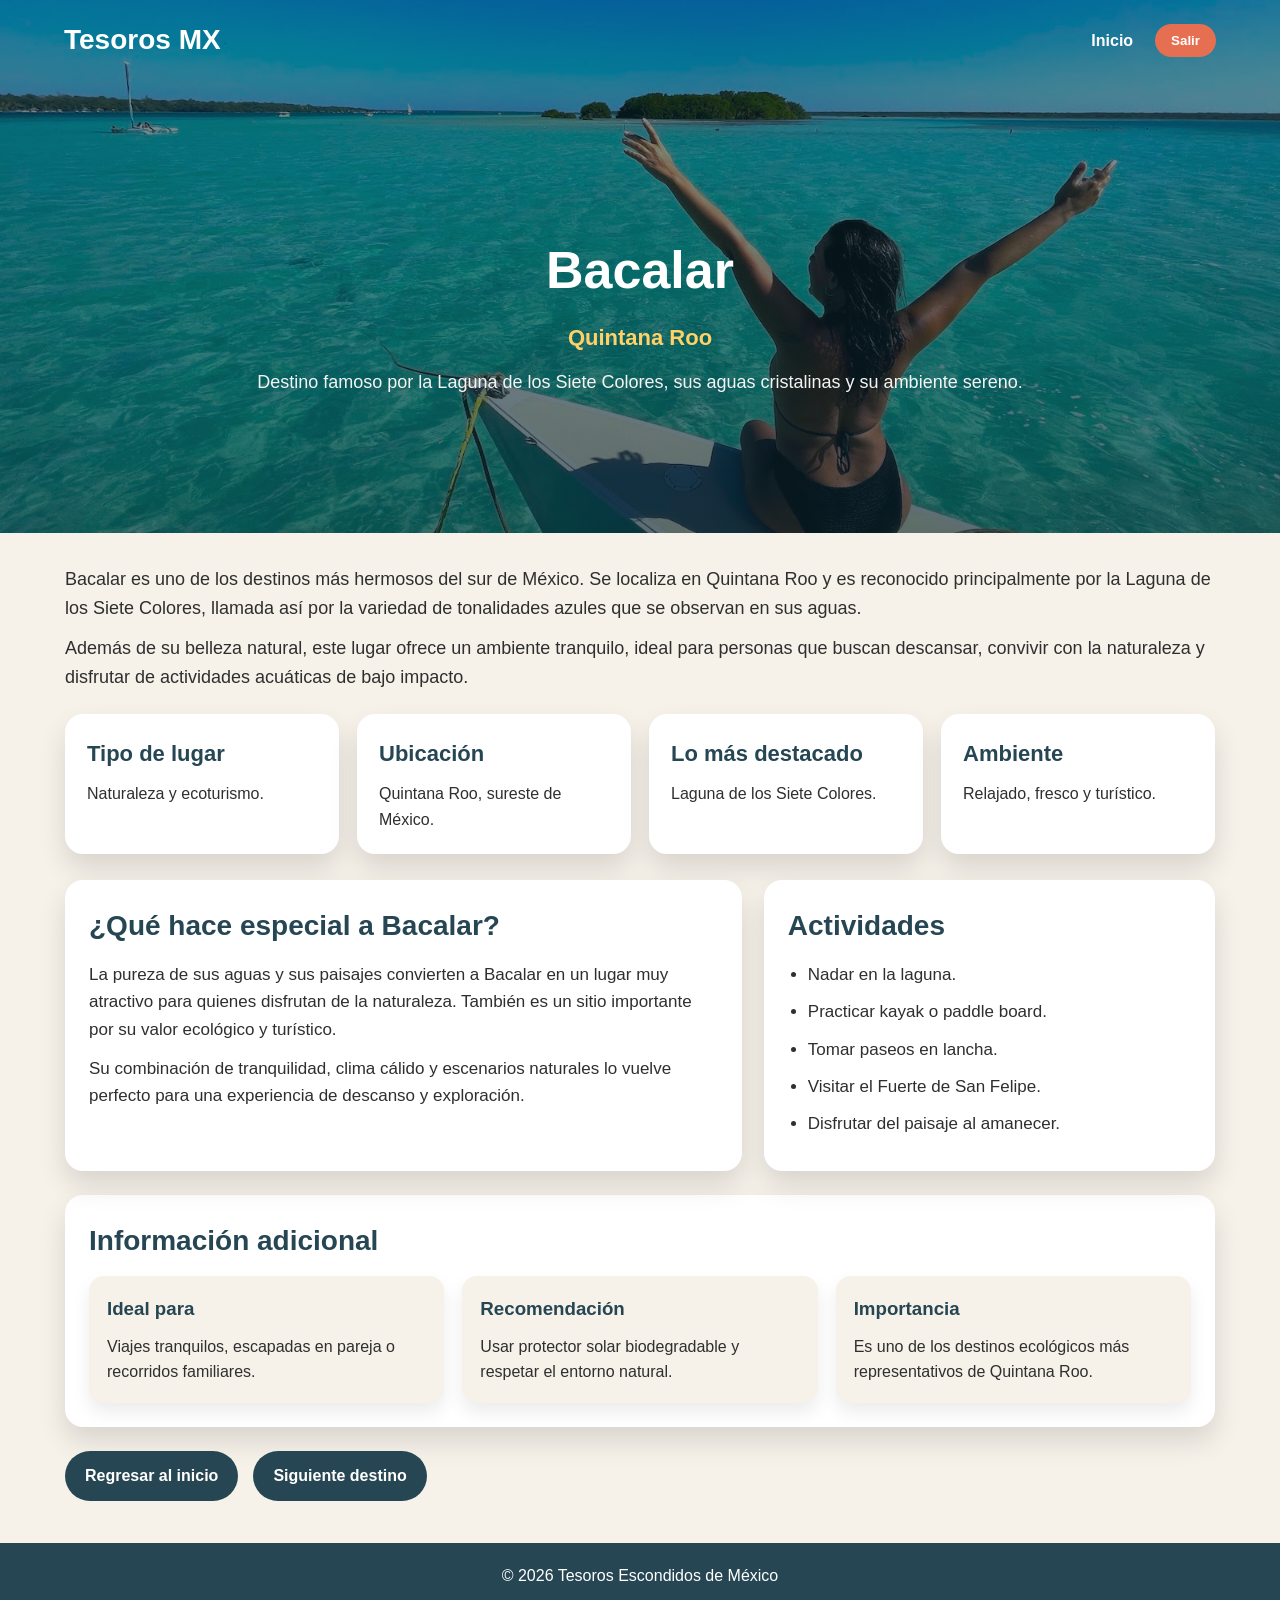
<file: bacalar.html>
<!DOCTYPE html>
<html lang="es">
<head>
    <meta charset="UTF-8">
    <meta name="viewport" content="width=device-width, initial-scale=1.0">
    <title>Bacalar | Tesoros MX</title>
    <link rel="stylesheet" href="style.css">
    <script src="auth.js" defer></script>
</head>
<body onload="protegerPagina()">

    <header class="header-lugar bacalar-bg">
        <div class="overlay-lugar">
            <nav class="navbar">
                <h2>Tesoros MX</h2>
                <ul>
                    <li><a href="index.html">Inicio</a></li>
                    <li><button onclick="cerrarSesion()" class="btn-salir">Salir</button></li>
                </ul>
            </nav>

            <section class="portada-lugar">
                <h1>Bacalar</h1>
                <p class="estado">Quintana Roo</p>
                <div class="resumen-lugar">
                    Destino famoso por la Laguna de los Siete Colores, sus aguas cristalinas y su ambiente sereno.
                </div>
            </section>
        </div>
    </header>

    <main class="contenido-lugar">

        <section class="texto-presentacion">
            <p>Bacalar es uno de los destinos más hermosos del sur de México. Se localiza en Quintana Roo y es reconocido principalmente por la Laguna de los Siete Colores, llamada así por la variedad de tonalidades azules que se observan en sus aguas.</p>
            <p>Además de su belleza natural, este lugar ofrece un ambiente tranquilo, ideal para personas que buscan descansar, convivir con la naturaleza y disfrutar de actividades acuáticas de bajo impacto.</p>
        </section>

        <section class="tarjetas-info">
            <div class="tarjeta-detalle">
                <h3>Tipo de lugar</h3>
                <p>Naturaleza y ecoturismo.</p>
            </div>
            <div class="tarjeta-detalle">
                <h3>Ubicación</h3>
                <p>Quintana Roo, sureste de México.</p>
            </div>
            <div class="tarjeta-detalle">
                <h3>Lo más destacado</h3>
                <p>Laguna de los Siete Colores.</p>
            </div>
            <div class="tarjeta-detalle">
                <h3>Ambiente</h3>
                <p>Relajado, fresco y turístico.</p>
            </div>
        </section>

        <section class="bloque-dinamico">
            <div class="bloque-texto">
                <h2>¿Qué hace especial a Bacalar?</h2>
                <p>La pureza de sus aguas y sus paisajes convierten a Bacalar en un lugar muy atractivo para quienes disfrutan de la naturaleza. También es un sitio importante por su valor ecológico y turístico.</p>
                <p>Su combinación de tranquilidad, clima cálido y escenarios naturales lo vuelve perfecto para una experiencia de descanso y exploración.</p>
            </div>

            <div class="bloque-lista">
                <h2>Actividades</h2>
                <ul>
                    <li>Nadar en la laguna.</li>
                    <li>Practicar kayak o paddle board.</li>
                    <li>Tomar paseos en lancha.</li>
                    <li>Visitar el Fuerte de San Felipe.</li>
                    <li>Disfrutar del paisaje al amanecer.</li>
                </ul>
            </div>
        </section>

        <section class="galeria-extra">
            <h2>Información adicional</h2>
            <div class="grid-extra">
                <div class="mini-card">
                    <h3>Ideal para</h3>
                    <p>Viajes tranquilos, escapadas en pareja o recorridos familiares.</p>
                </div>
                <div class="mini-card">
                    <h3>Recomendación</h3>
                    <p>Usar protector solar biodegradable y respetar el entorno natural.</p>
                </div>
                <div class="mini-card">
                    <h3>Importancia</h3>
                    <p>Es uno de los destinos ecológicos más representativos de Quintana Roo.</p>
                </div>
            </div>
        </section>

        <div class="botones-lugar">
            <a href="index.html" class="btn-secundario">Regresar al inicio</a>
            <a href="tolantongo.html" class="btn-secundario">Siguiente destino</a>
        </div>

    </main>

    <footer>
        <p>© 2026 Tesoros Escondidos de México</p>
    </footer>

</body>
</html>
</file>
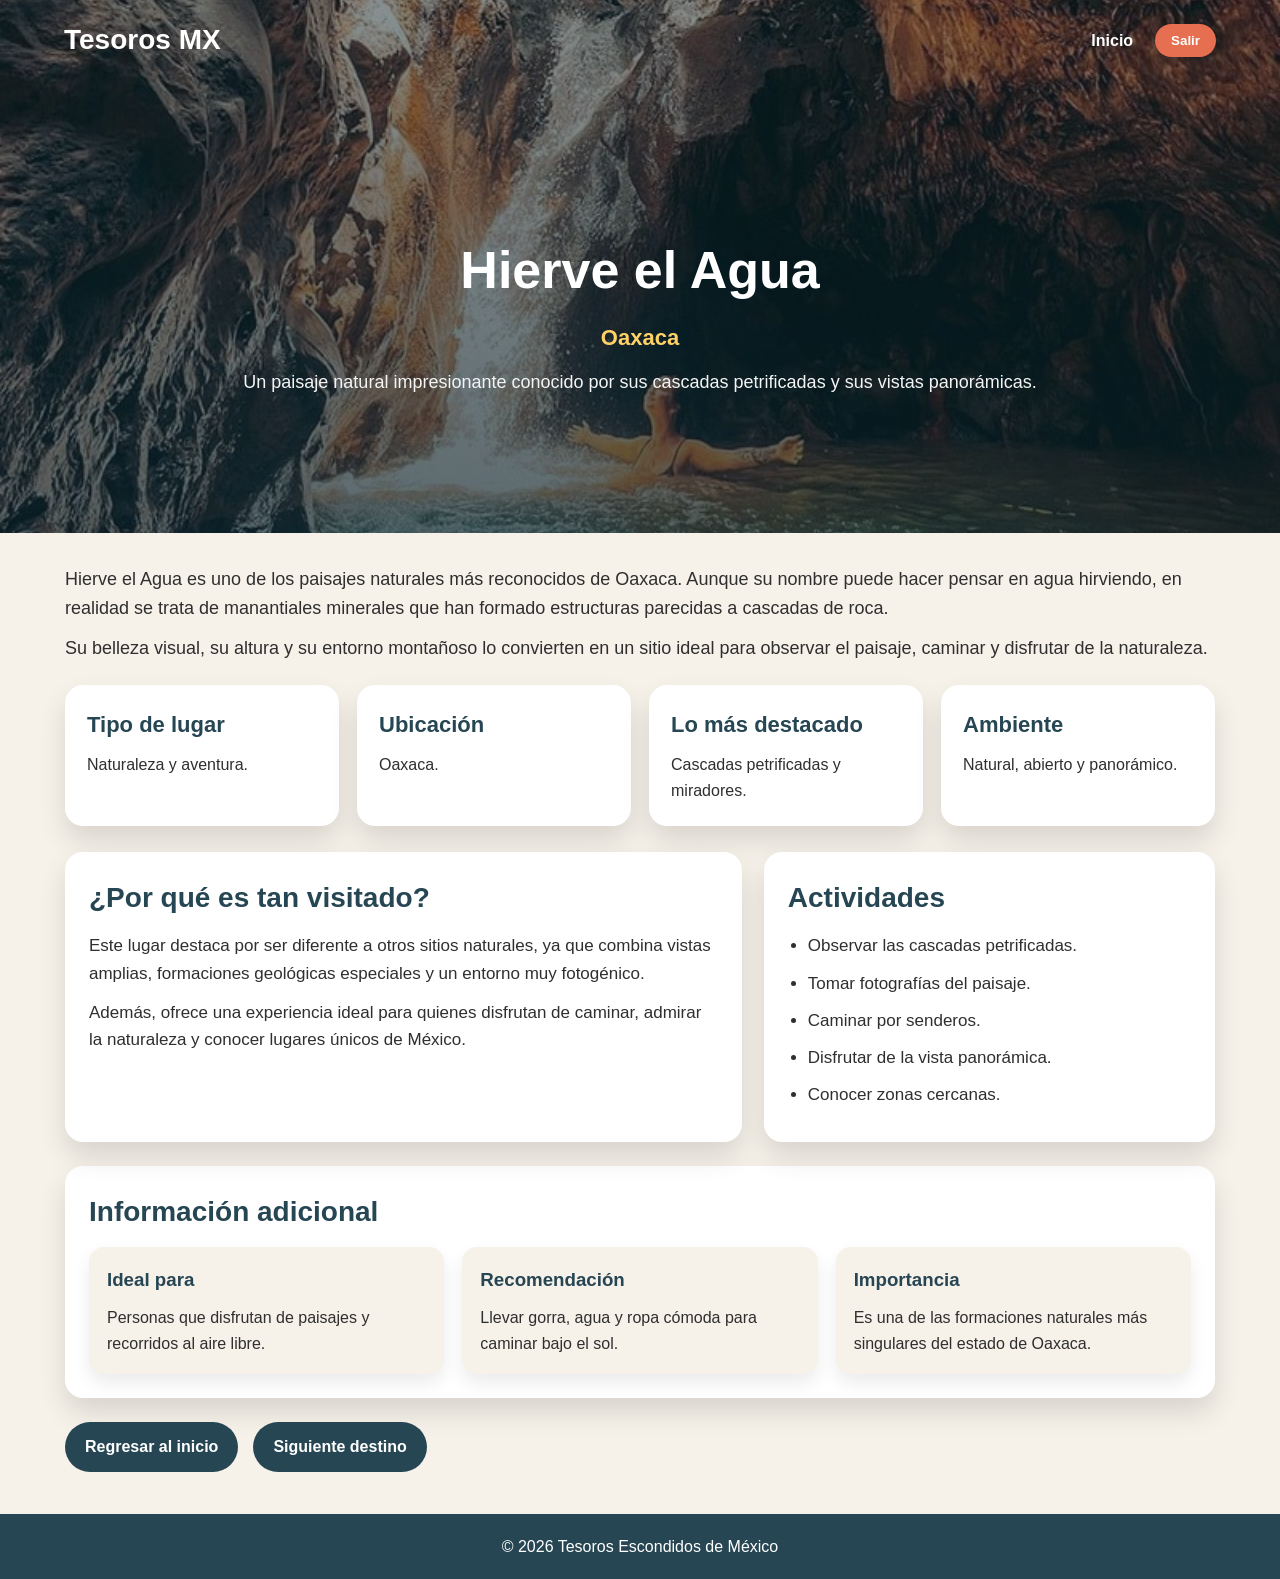
<file: hierve-agua.html>
<!DOCTYPE html>
<html lang="es">
<head>
    <meta charset="UTF-8">
    <meta name="viewport" content="width=device-width, initial-scale=1.0">
    <title>Hierve el Agua | Tesoros MX</title>
    <link rel="stylesheet" href="style.css">
    <script src="auth.js" defer></script>
</head>
<body onload="protegerPagina()">

    <header class="header-lugar hierve-bg">
        <div class="overlay-lugar">
            <nav class="navbar">
                <h2>Tesoros MX</h2>
                <ul>
                    <li><a href="index.html">Inicio</a></li>
                    <li><button onclick="cerrarSesion()" class="btn-salir">Salir</button></li>
                </ul>
            </nav>

            <section class="portada-lugar">
                <h1>Hierve el Agua</h1>
                <p class="estado">Oaxaca</p>
                <div class="resumen-lugar">
                    Un paisaje natural impresionante conocido por sus cascadas petrificadas y sus vistas panorámicas.
                </div>
            </section>
        </div>
    </header>

    <main class="contenido-lugar">

        <section class="texto-presentacion">
            <p>Hierve el Agua es uno de los paisajes naturales más reconocidos de Oaxaca. Aunque su nombre puede hacer pensar en agua hirviendo, en realidad se trata de manantiales minerales que han formado estructuras parecidas a cascadas de roca.</p>
            <p>Su belleza visual, su altura y su entorno montañoso lo convierten en un sitio ideal para observar el paisaje, caminar y disfrutar de la naturaleza.</p>
        </section>

        <section class="tarjetas-info">
            <div class="tarjeta-detalle">
                <h3>Tipo de lugar</h3>
                <p>Naturaleza y aventura.</p>
            </div>
            <div class="tarjeta-detalle">
                <h3>Ubicación</h3>
                <p>Oaxaca.</p>
            </div>
            <div class="tarjeta-detalle">
                <h3>Lo más destacado</h3>
                <p>Cascadas petrificadas y miradores.</p>
            </div>
            <div class="tarjeta-detalle">
                <h3>Ambiente</h3>
                <p>Natural, abierto y panorámico.</p>
            </div>
        </section>

        <section class="bloque-dinamico">
            <div class="bloque-texto">
                <h2>¿Por qué es tan visitado?</h2>
                <p>Este lugar destaca por ser diferente a otros sitios naturales, ya que combina vistas amplias, formaciones geológicas especiales y un entorno muy fotogénico.</p>
                <p>Además, ofrece una experiencia ideal para quienes disfrutan de caminar, admirar la naturaleza y conocer lugares únicos de México.</p>
            </div>

            <div class="bloque-lista">
                <h2>Actividades</h2>
                <ul>
                    <li>Observar las cascadas petrificadas.</li>
                    <li>Tomar fotografías del paisaje.</li>
                    <li>Caminar por senderos.</li>
                    <li>Disfrutar de la vista panorámica.</li>
                    <li>Conocer zonas cercanas.</li>
                </ul>
            </div>
        </section>

        <section class="galeria-extra">
            <h2>Información adicional</h2>
            <div class="grid-extra">
                <div class="mini-card">
                    <h3>Ideal para</h3>
                    <p>Personas que disfrutan de paisajes y recorridos al aire libre.</p>
                </div>
                <div class="mini-card">
                    <h3>Recomendación</h3>
                    <p>Llevar gorra, agua y ropa cómoda para caminar bajo el sol.</p>
                </div>
                <div class="mini-card">
                    <h3>Importancia</h3>
                    <p>Es una de las formaciones naturales más singulares del estado de Oaxaca.</p>
                </div>
            </div>
        </section>

        <div class="botones-lugar">
            <a href="index.html" class="btn-secundario">Regresar al inicio</a>
            <a href="las-coloradas.html" class="btn-secundario">Siguiente destino</a>
        </div>

    </main>

    <footer>
        <p>© 2026 Tesoros Escondidos de México</p>
    </footer>

</body>
</html>
</file>
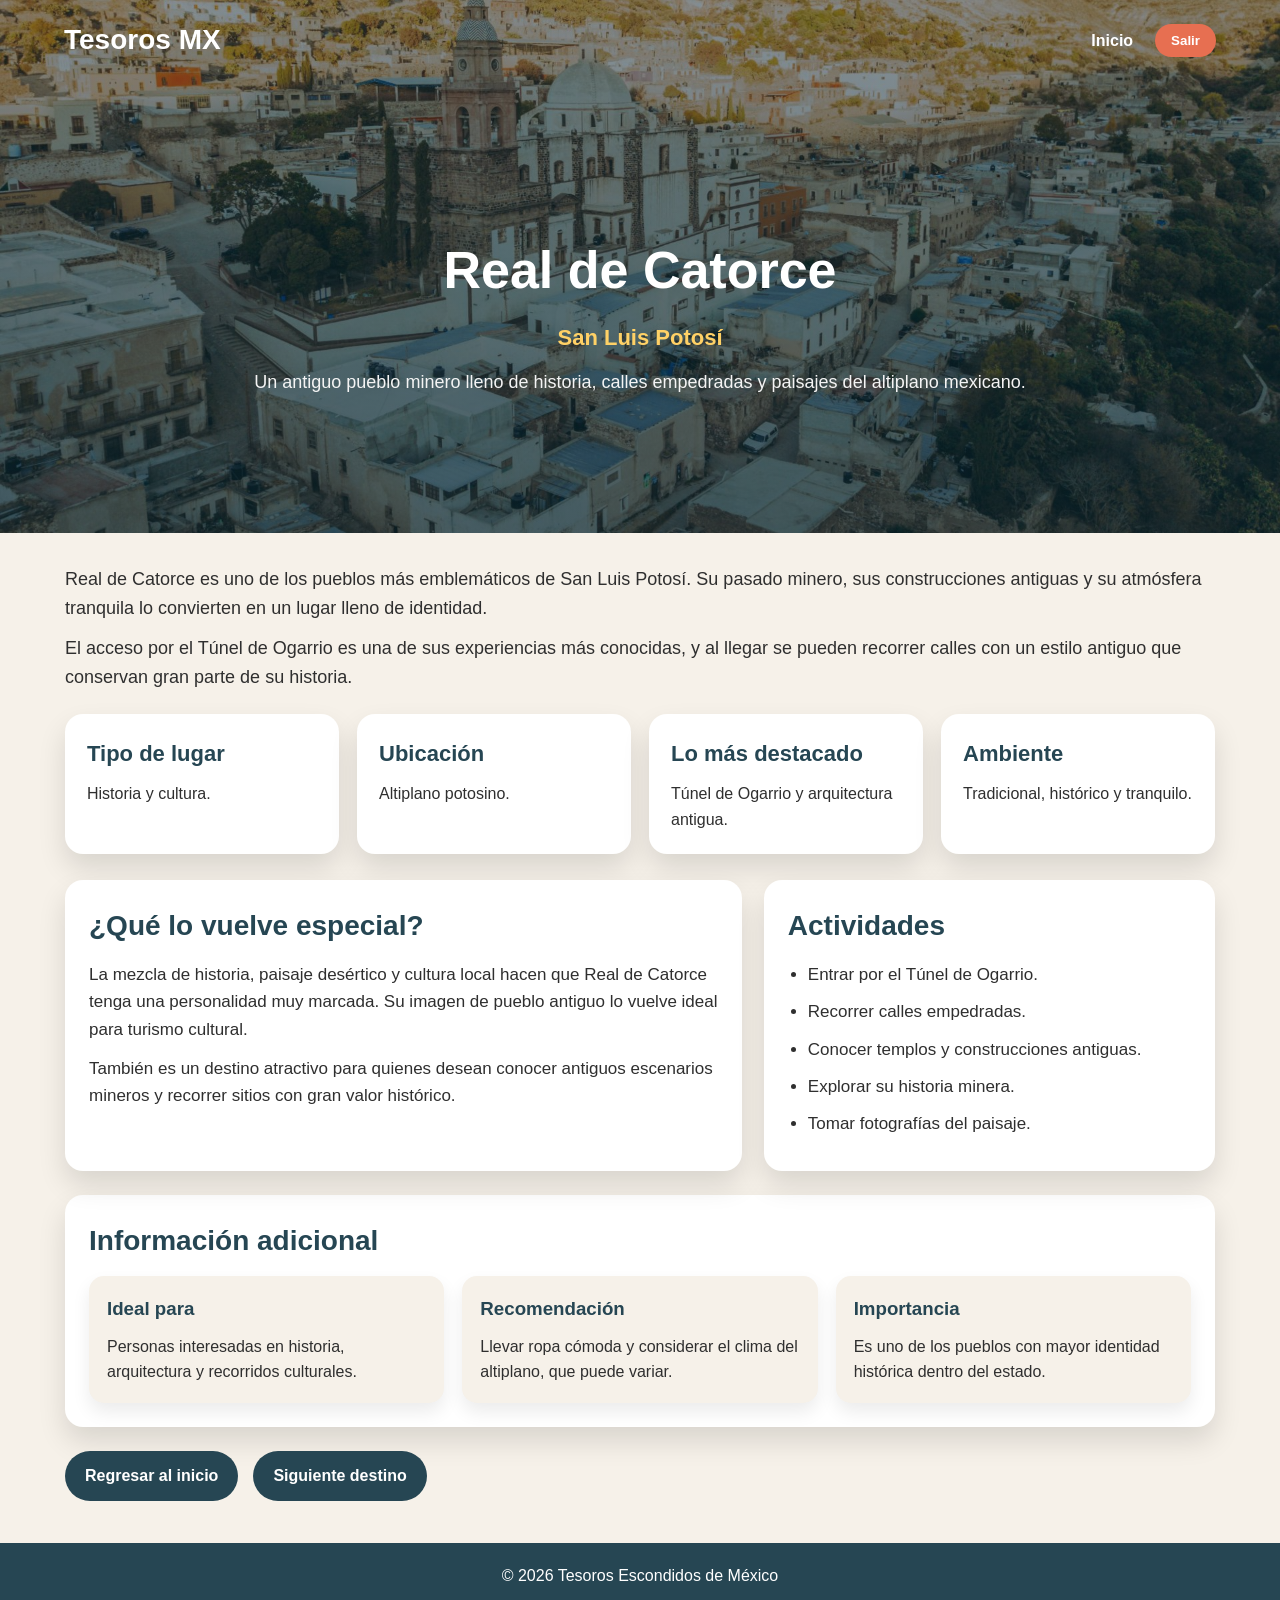
<file: real-catorce.html>
<!DOCTYPE html>
<html lang="es">
<head>
    <meta charset="UTF-8">
    <meta name="viewport" content="width=device-width, initial-scale=1.0">
    <title>Real de Catorce | Tesoros MX</title>
    <link rel="stylesheet" href="style.css">
    <script src="auth.js" defer></script>
</head>
<body onload="protegerPagina()">

    <header class="header-lugar real-bg">
        <div class="overlay-lugar">
            <nav class="navbar">
                <h2>Tesoros MX</h2>
                <ul>
                    <li><a href="index.html">Inicio</a></li>
                    <li><button onclick="cerrarSesion()" class="btn-salir">Salir</button></li>
                </ul>
            </nav>

            <section class="portada-lugar">
                <h1>Real de Catorce</h1>
                <p class="estado">San Luis Potosí</p>
                <div class="resumen-lugar">
                    Un antiguo pueblo minero lleno de historia, calles empedradas y paisajes del altiplano mexicano.
                </div>
            </section>
        </div>
    </header>

    <main class="contenido-lugar">

        <section class="texto-presentacion">
            <p>Real de Catorce es uno de los pueblos más emblemáticos de San Luis Potosí. Su pasado minero, sus construcciones antiguas y su atmósfera tranquila lo convierten en un lugar lleno de identidad.</p>
            <p>El acceso por el Túnel de Ogarrio es una de sus experiencias más conocidas, y al llegar se pueden recorrer calles con un estilo antiguo que conservan gran parte de su historia.</p>
        </section>

        <section class="tarjetas-info">
            <div class="tarjeta-detalle">
                <h3>Tipo de lugar</h3>
                <p>Historia y cultura.</p>
            </div>
            <div class="tarjeta-detalle">
                <h3>Ubicación</h3>
                <p>Altiplano potosino.</p>
            </div>
            <div class="tarjeta-detalle">
                <h3>Lo más destacado</h3>
                <p>Túnel de Ogarrio y arquitectura antigua.</p>
            </div>
            <div class="tarjeta-detalle">
                <h3>Ambiente</h3>
                <p>Tradicional, histórico y tranquilo.</p>
            </div>
        </section>

        <section class="bloque-dinamico">
            <div class="bloque-texto">
                <h2>¿Qué lo vuelve especial?</h2>
                <p>La mezcla de historia, paisaje desértico y cultura local hacen que Real de Catorce tenga una personalidad muy marcada. Su imagen de pueblo antiguo lo vuelve ideal para turismo cultural.</p>
                <p>También es un destino atractivo para quienes desean conocer antiguos escenarios mineros y recorrer sitios con gran valor histórico.</p>
            </div>

            <div class="bloque-lista">
                <h2>Actividades</h2>
                <ul>
                    <li>Entrar por el Túnel de Ogarrio.</li>
                    <li>Recorrer calles empedradas.</li>
                    <li>Conocer templos y construcciones antiguas.</li>
                    <li>Explorar su historia minera.</li>
                    <li>Tomar fotografías del paisaje.</li>
                </ul>
            </div>
        </section>

        <section class="galeria-extra">
            <h2>Información adicional</h2>
            <div class="grid-extra">
                <div class="mini-card">
                    <h3>Ideal para</h3>
                    <p>Personas interesadas en historia, arquitectura y recorridos culturales.</p>
                </div>
                <div class="mini-card">
                    <h3>Recomendación</h3>
                    <p>Llevar ropa cómoda y considerar el clima del altiplano, que puede variar.</p>
                </div>
                <div class="mini-card">
                    <h3>Importancia</h3>
                    <p>Es uno de los pueblos con mayor identidad histórica dentro del estado.</p>
                </div>
            </div>
        </section>

        <div class="botones-lugar">
            <a href="index.html" class="btn-secundario">Regresar al inicio</a>
            <a href="hierve-agua.html" class="btn-secundario">Siguiente destino</a>
        </div>

    </main>

    <footer>
        <p>© 2026 Tesoros Escondidos de México</p>
    </footer>

</body>
</html>
</file>
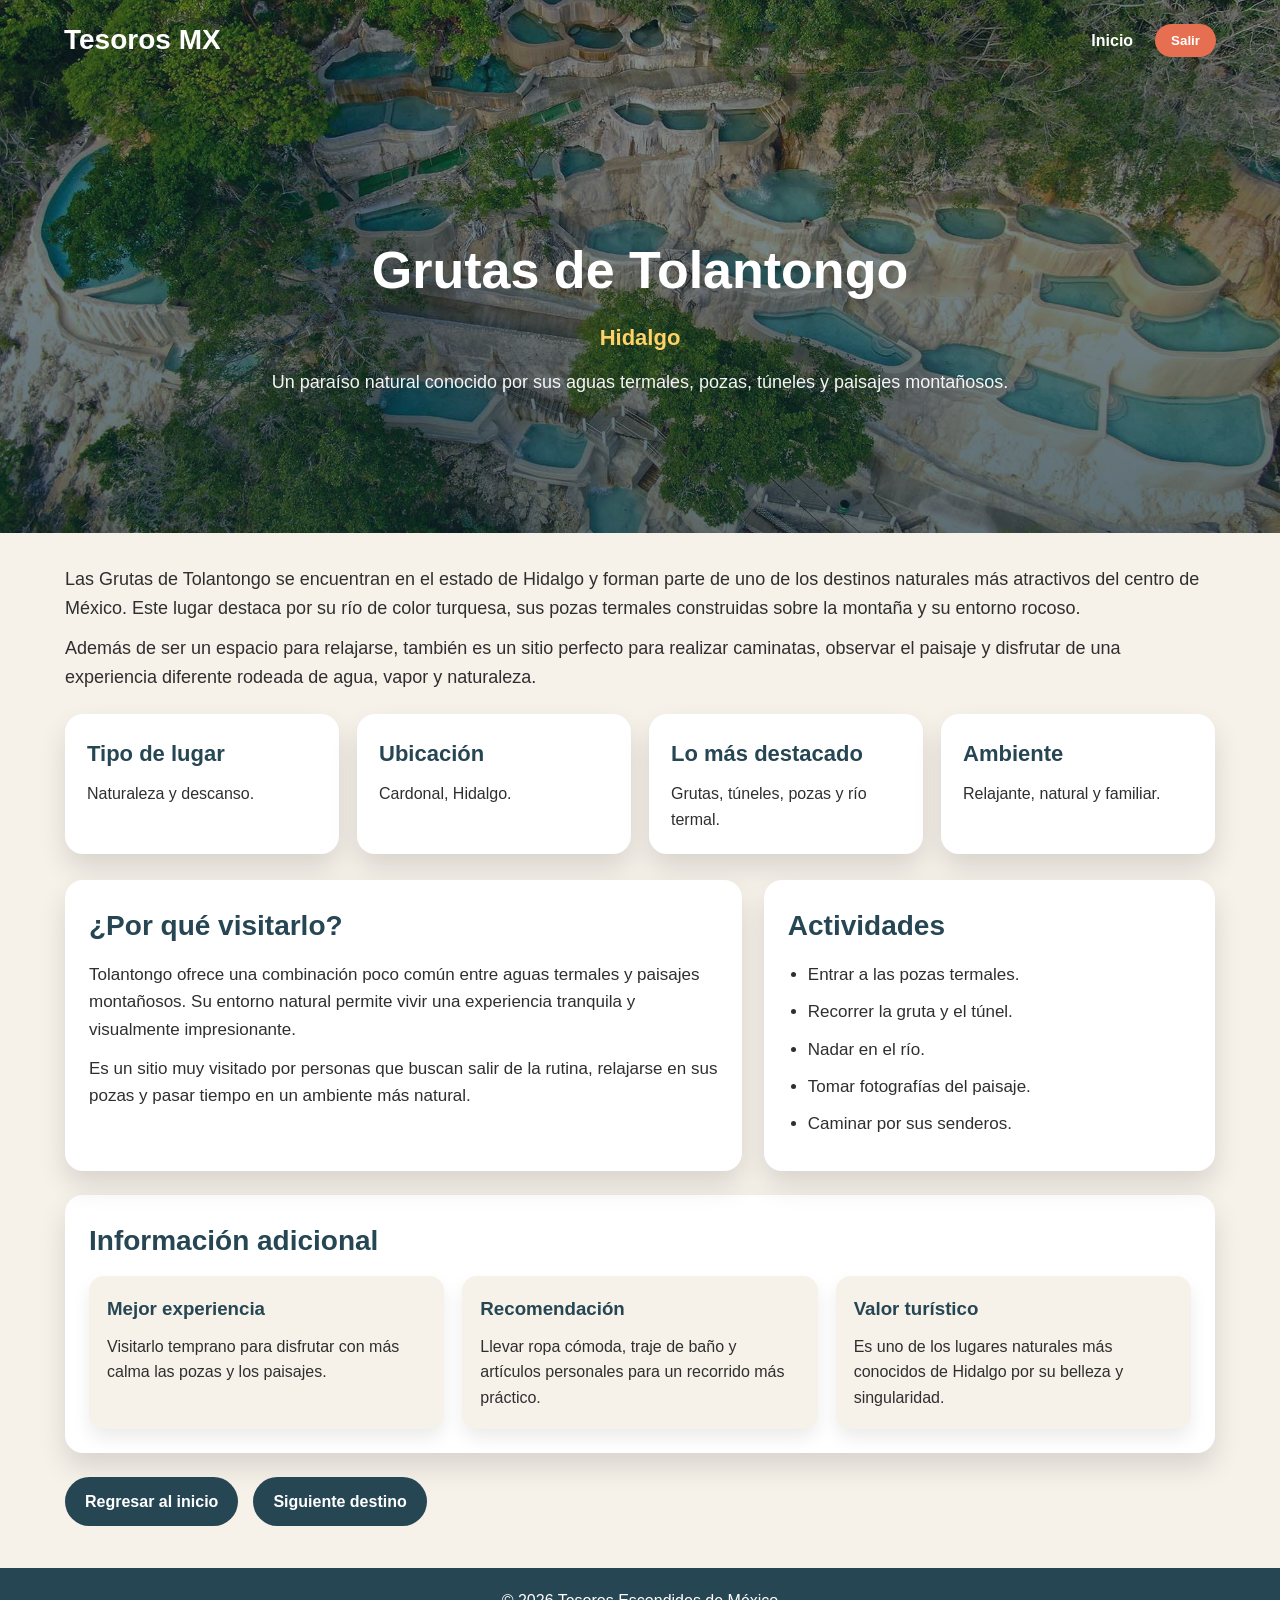
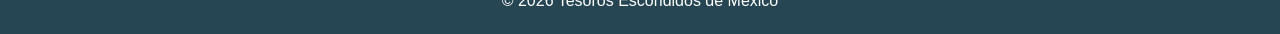
<file: tolantongo.html>
<!DOCTYPE html>
<html lang="es">
<head>
    <meta charset="UTF-8">
    <meta name="viewport" content="width=device-width, initial-scale=1.0">
    <title>Grutas de Tolantongo | Tesoros MX</title>
    <link rel="stylesheet" href="style.css">
    <script src="auth.js" defer></script>
</head>
<body onload="protegerPagina()">

    <header class="header-lugar tolantongo-bg">
        <div class="overlay-lugar">
            <nav class="navbar">
                <h2>Tesoros MX</h2>
                <ul>
                    <li><a href="index.html">Inicio</a></li>
                    <li><button onclick="cerrarSesion()" class="btn-salir">Salir</button></li>
                </ul>
            </nav>

            <section class="portada-lugar">
                <h1>Grutas de Tolantongo</h1>
                <p class="estado">Hidalgo</p>
                <div class="resumen-lugar">
                    Un paraíso natural conocido por sus aguas termales, pozas, túneles y paisajes montañosos.
                </div>
            </section>
        </div>
    </header>

    <main class="contenido-lugar">

        <section class="texto-presentacion">
            <p>Las Grutas de Tolantongo se encuentran en el estado de Hidalgo y forman parte de uno de los destinos naturales más atractivos del centro de México. Este lugar destaca por su río de color turquesa, sus pozas termales construidas sobre la montaña y su entorno rocoso.</p>
            <p>Además de ser un espacio para relajarse, también es un sitio perfecto para realizar caminatas, observar el paisaje y disfrutar de una experiencia diferente rodeada de agua, vapor y naturaleza.</p>
        </section>

        <section class="tarjetas-info">
            <div class="tarjeta-detalle">
                <h3>Tipo de lugar</h3>
                <p>Naturaleza y descanso.</p>
            </div>
            <div class="tarjeta-detalle">
                <h3>Ubicación</h3>
                <p>Cardonal, Hidalgo.</p>
            </div>
            <div class="tarjeta-detalle">
                <h3>Lo más destacado</h3>
                <p>Grutas, túneles, pozas y río termal.</p>
            </div>
            <div class="tarjeta-detalle">
                <h3>Ambiente</h3>
                <p>Relajante, natural y familiar.</p>
            </div>
        </section>

        <section class="bloque-dinamico">
            <div class="bloque-texto">
                <h2>¿Por qué visitarlo?</h2>
                <p>Tolantongo ofrece una combinación poco común entre aguas termales y paisajes montañosos. Su entorno natural permite vivir una experiencia tranquila y visualmente impresionante.</p>
                <p>Es un sitio muy visitado por personas que buscan salir de la rutina, relajarse en sus pozas y pasar tiempo en un ambiente más natural.</p>
            </div>

            <div class="bloque-lista">
                <h2>Actividades</h2>
                <ul>
                    <li>Entrar a las pozas termales.</li>
                    <li>Recorrer la gruta y el túnel.</li>
                    <li>Nadar en el río.</li>
                    <li>Tomar fotografías del paisaje.</li>
                    <li>Caminar por sus senderos.</li>
                </ul>
            </div>
        </section>

        <section class="galeria-extra">
            <h2>Información adicional</h2>
            <div class="grid-extra">
                <div class="mini-card">
                    <h3>Mejor experiencia</h3>
                    <p>Visitarlo temprano para disfrutar con más calma las pozas y los paisajes.</p>
                </div>
                <div class="mini-card">
                    <h3>Recomendación</h3>
                    <p>Llevar ropa cómoda, traje de baño y artículos personales para un recorrido más práctico.</p>
                </div>
                <div class="mini-card">
                    <h3>Valor turístico</h3>
                    <p>Es uno de los lugares naturales más conocidos de Hidalgo por su belleza y singularidad.</p>
                </div>
            </div>
        </section>

        <div class="botones-lugar">
            <a href="index.html" class="btn-secundario">Regresar al inicio</a>
            <a href="xilitla.html" class="btn-secundario">Siguiente destino</a>
        </div>

    </main>

    <footer>
        <p>© 2026 Tesoros Escondidos de México</p>
    </footer>

</body>
</html>
</file>
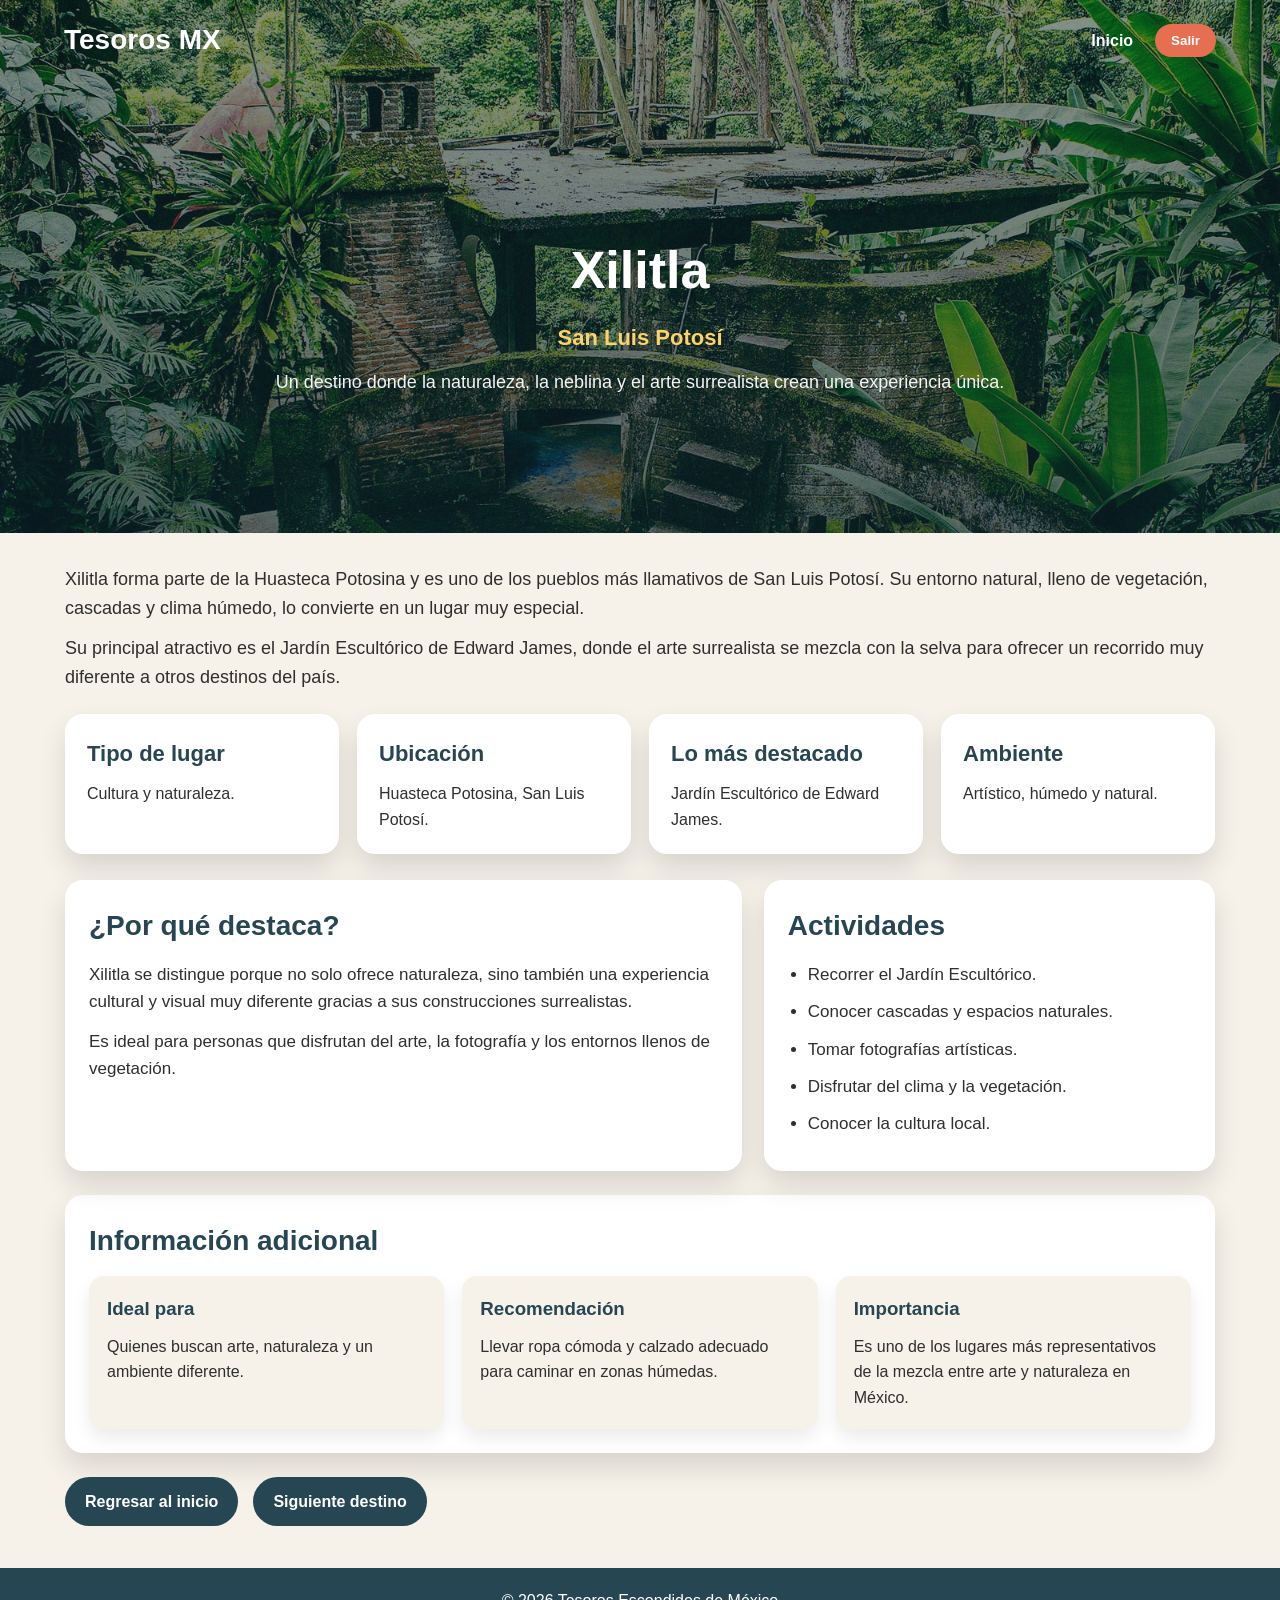
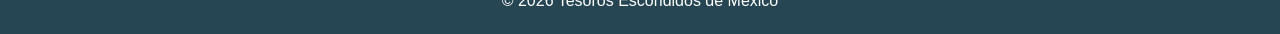
<file: xilitla.html>
<!DOCTYPE html>
<html lang="es">
<head>
    <meta charset="UTF-8">
    <meta name="viewport" content="width=device-width, initial-scale=1.0">
    <title>Xilitla | Tesoros MX</title>
    <link rel="stylesheet" href="style.css">
    <script src="auth.js" defer></script>
</head>
<body onload="protegerPagina()">

    <header class="header-lugar xilitla-bg">
        <div class="overlay-lugar">
            <nav class="navbar">
                <h2>Tesoros MX</h2>
                <ul>
                    <li><a href="index.html">Inicio</a></li>
                    <li><button onclick="cerrarSesion()" class="btn-salir">Salir</button></li>
                </ul>
            </nav>

            <section class="portada-lugar">
                <h1>Xilitla</h1>
                <p class="estado">San Luis Potosí</p>
                <div class="resumen-lugar">
                    Un destino donde la naturaleza, la neblina y el arte surrealista crean una experiencia única.
                </div>
            </section>
        </div>
    </header>

    <main class="contenido-lugar">

        <section class="texto-presentacion">
            <p>Xilitla forma parte de la Huasteca Potosina y es uno de los pueblos más llamativos de San Luis Potosí. Su entorno natural, lleno de vegetación, cascadas y clima húmedo, lo convierte en un lugar muy especial.</p>
            <p>Su principal atractivo es el Jardín Escultórico de Edward James, donde el arte surrealista se mezcla con la selva para ofrecer un recorrido muy diferente a otros destinos del país.</p>
        </section>

        <section class="tarjetas-info">
            <div class="tarjeta-detalle">
                <h3>Tipo de lugar</h3>
                <p>Cultura y naturaleza.</p>
            </div>
            <div class="tarjeta-detalle">
                <h3>Ubicación</h3>
                <p>Huasteca Potosina, San Luis Potosí.</p>
            </div>
            <div class="tarjeta-detalle">
                <h3>Lo más destacado</h3>
                <p>Jardín Escultórico de Edward James.</p>
            </div>
            <div class="tarjeta-detalle">
                <h3>Ambiente</h3>
                <p>Artístico, húmedo y natural.</p>
            </div>
        </section>

        <section class="bloque-dinamico">
            <div class="bloque-texto">
                <h2>¿Por qué destaca?</h2>
                <p>Xilitla se distingue porque no solo ofrece naturaleza, sino también una experiencia cultural y visual muy diferente gracias a sus construcciones surrealistas.</p>
                <p>Es ideal para personas que disfrutan del arte, la fotografía y los entornos llenos de vegetación.</p>
            </div>

            <div class="bloque-lista">
                <h2>Actividades</h2>
                <ul>
                    <li>Recorrer el Jardín Escultórico.</li>
                    <li>Conocer cascadas y espacios naturales.</li>
                    <li>Tomar fotografías artísticas.</li>
                    <li>Disfrutar del clima y la vegetación.</li>
                    <li>Conocer la cultura local.</li>
                </ul>
            </div>
        </section>

        <section class="galeria-extra">
            <h2>Información adicional</h2>
            <div class="grid-extra">
                <div class="mini-card">
                    <h3>Ideal para</h3>
                    <p>Quienes buscan arte, naturaleza y un ambiente diferente.</p>
                </div>
                <div class="mini-card">
                    <h3>Recomendación</h3>
                    <p>Llevar ropa cómoda y calzado adecuado para caminar en zonas húmedas.</p>
                </div>
                <div class="mini-card">
                    <h3>Importancia</h3>
                    <p>Es uno de los lugares más representativos de la mezcla entre arte y naturaleza en México.</p>
                </div>
            </div>
        </section>

        <div class="botones-lugar">
            <a href="index.html" class="btn-secundario">Regresar al inicio</a>
            <a href="real-catorce.html" class="btn-secundario">Siguiente destino</a>
        </div>

    </main>

    <footer>
        <p>© 2026 Tesoros Escondidos de México</p>
    </footer>

</body>
</html>
</file>
<file: style.css>
* {
    margin: 0;
    padding: 0;
    box-sizing: border-box;
}

html {
    scroll-behavior: smooth;
}

body {
    font-family: Arial, Helvetica, sans-serif;
    background-color: #f6f1e9;
    color: #2f2f2f;
    line-height: 1.6;
}

/* LOGIN Y REGISTRO */

.body-auth {
    min-height: 100vh;
    background: linear-gradient(rgba(0,0,0,0.55), rgba(0,0,0,0.65)),
                url("img/inicio2.jpg");
    background-size: cover;
    background-position: center;
    display: flex;
    align-items: center;
    justify-content: center;
}

.contenedor-auth {
    width: 100%;
    display: flex;
    justify-content: center;
    padding: 20px;
}

.tarjeta-auth {
    background-color: white;
    width: 100%;
    max-width: 420px;
    padding: 35px;
    border-radius: 18px;
    box-shadow: 0 12px 30px rgba(0,0,0,0.25);
}

.tarjeta-auth h1 {
    text-align: center;
    color: #2a9d8f;
    margin-bottom: 8px;
}

.tarjeta-auth h2 {
    text-align: center;
    color: #264653;
    margin-bottom: 22px;
}

.tarjeta-auth label {
    display: block;
    font-weight: bold;
    margin-bottom: 6px;
    color: #264653;
}

.tarjeta-auth input {
    width: 100%;
    padding: 12px;
    border: 2px solid #2a9d8f;
    border-radius: 10px;
    margin-bottom: 16px;
    font-size: 15px;
}

.tarjeta-auth button {
    width: 100%;
    padding: 13px;
    background-color: #2a9d8f;
    color: white;
    border: none;
    border-radius: 25px;
    font-weight: bold;
    cursor: pointer;
    font-size: 16px;
}

.tarjeta-auth button:hover {
    background-color: #264653;
}

.tarjeta-auth p {
    text-align: center;
    margin-top: 18px;
}

.tarjeta-auth a {
    color: #2a9d8f;
    font-weight: bold;
}

/* PÁGINA PRINCIPAL */

.hero {
    min-height: 88vh;
    background: linear-gradient(rgba(0, 0, 0, 0.42), rgba(0, 0, 0, 0.58)),
                url("img/inicio4.png");
    background-size: cover;
    background-position: center;
    color: white;
}

.navbar {
    width: 90%;
    margin: auto;
    padding: 18px 0;
    display: flex;
    justify-content: space-between;
    align-items: center;
}

.navbar h2 {
    font-size: 28px;
}

.navbar ul {
    display: flex;
    gap: 22px;
    list-style: none;
    align-items: center;
}

.navbar a {
    color: white;
    text-decoration: none;
    font-weight: bold;
}

.navbar a:hover {
    color: #ffd166;
}

.btn-salir {
    background-color: #e76f51;
    color: white;
    border: none;
    padding: 9px 16px;
    border-radius: 20px;
    cursor: pointer;
    font-weight: bold;
}

.btn-salir:hover {
    background-color: #c44536;
}

.hero-content {
    width: 90%;
    margin: auto;
    min-height: 68vh;
    display: flex;
    flex-direction: column;
    justify-content: center;
}

.hero-content h1 {
    font-size: 58px;
    max-width: 850px;
    margin-bottom: 18px;
}

.hero-content p {
    font-size: 20px;
    max-width: 700px;
    margin-bottom: 24px;
}

.btn-principal {
    background-color: #ffd166;
    color: #2f2f2f;
    padding: 14px 25px;
    border-radius: 30px;
    text-decoration: none;
    font-weight: bold;
    width: fit-content;
    transition: 0.3s;
}

.btn-principal:hover {
    background-color: #f4a261;
    transform: scale(1.05);
}

.introduccion,
.destinos,
.consejos {
    width: 90%;
    margin: auto;
    padding: 36px 0;
}

.introduccion h2,
.destinos h2,
.consejos h2 {
    text-align: center;
    font-size: 32px;
    margin-bottom: 16px;
    color: #264653;
}

.introduccion p {
    max-width: 900px;
    margin: auto;
    text-align: center;
    font-size: 18px;
}

.grid-destinos {
    display: grid;
    grid-template-columns: repeat(3, 1fr);
    gap: 22px;
    margin-top: 18px;
}

.card {
    background-color: white;
    border-radius: 18px;
    overflow: hidden;
    text-decoration: none;
    color: #2f2f2f;
    box-shadow: 0 12px 26px rgba(0, 0, 0, 0.14);
    transition: 0.3s;
}

.card:hover {
    transform: translateY(-8px);
}

.imagen-card {
    height: 190px;
    background-size: cover;
    background-position: center;
}

.bacalar {
    background-image: url("img/bacalar.jpg");
}

.tolantongo {
    background-image: url("img/tolantongo.jpg");
}

.xilitla {
    background-image: url("img/xilitla.jpg");
}

.real {
    background-image: url("img/real-catorce.jpeg");
}

.hierve {
    background-image: url("img/hierve-agua.jpg");
}

.coloradas {
    background-image: url("img/las-coloradas.jpg");
}

.contenido-card {
    padding: 22px;
}

.contenido-card h3 {
    color: #264653;
    font-size: 25px;
    margin-bottom: 5px;
}

.ubicacion {
    color: #2a9d8f;
    font-weight: bold;
    margin-bottom: 10px;
}

.btn-info {
    display: inline-block;
    margin-top: 14px;
    padding: 10px 18px;
    background-color: #2a9d8f;
    color: white;
    border-radius: 20px;
    font-weight: bold;
}

.consejos {
    background-color: white;
    width: 100%;
    padding-left: 5%;
    padding-right: 5%;
}

.grid-consejos {
    display: grid;
    grid-template-columns: repeat(4, 1fr);
    gap: 18px;
    margin-top: 18px;
}

.grid-consejos div {
    background-color: #f6f1e9;
    padding: 22px;
    border-radius: 15px;
    box-shadow: 0 10px 22px rgba(0, 0, 0, 0.08);
}

.grid-consejos h3 {
    color: #264653;
    margin-bottom: 10px;
}

footer {
    text-align: center;
    padding: 20px;
    background-color: #264653;
    color: white;
}

/* PÁGINAS DE CADA LUGAR */

.header-lugar {
    color: white;
    min-height: 58vh;
    background-size: cover;
    background-position: center;
    background-repeat: no-repeat;
}

.overlay-lugar {
    background: linear-gradient(rgba(10, 35, 45, 0.48), rgba(10, 35, 45, 0.66));
    min-height: 58vh;
}

.portada-lugar {
    width: 90%;
    margin: auto;
    padding: 42px 0 30px;
    text-align: center;
    display: flex;
    min-height: calc(58vh - 70px);
    flex-direction: column;
    justify-content: center;
}

.portada-lugar h1 {
    font-size: 52px;
    margin-bottom: 8px;
}

.portada-lugar .estado {
    font-size: 22px;
    color: #ffd166;
    margin-bottom: 12px;
    font-weight: bold;
}

.resumen-lugar {
    max-width: 850px;
    margin: 0 auto;
    font-size: 18px;
    color: #f4f4f4;
}

.contenido-lugar {
    width: 90%;
    max-width: 1150px;
    margin: auto;
    padding: 32px 0 42px;
}

.texto-presentacion {
    margin-bottom: 22px;
    font-size: 18px;
}

.texto-presentacion p {
    margin-bottom: 12px;
}

.tarjetas-info {
    display: grid;
    grid-template-columns: repeat(4, 1fr);
    gap: 18px;
    margin: 18px 0 26px;
}

.tarjeta-detalle {
    background-color: white;
    padding: 22px;
    border-radius: 18px;
    box-shadow: 0 14px 28px rgba(0,0,0,0.12);
    transition: 0.3s;
}

.tarjeta-detalle:hover {
    transform: translateY(-5px);
}

.tarjeta-detalle h3 {
    color: #264653;
    margin-bottom: 10px;
    font-size: 22px;
}

.tarjeta-detalle p {
    font-size: 16px;
}

.bloque-dinamico {
    display: grid;
    grid-template-columns: 1.2fr 0.8fr;
    gap: 22px;
    margin-bottom: 24px;
}

.bloque-texto,
.bloque-lista {
    background-color: white;
    border-radius: 18px;
    padding: 24px;
    box-shadow: 0 14px 28px rgba(0,0,0,0.12);
}

.bloque-texto h2,
.bloque-lista h2,
.galeria-extra h2 {
    color: #264653;
    margin-bottom: 12px;
    font-size: 28px;
}

.bloque-texto p {
    margin-bottom: 12px;
    font-size: 17px;
}

.bloque-lista ul {
    padding-left: 20px;
}

.bloque-lista li {
    margin-bottom: 10px;
    font-size: 17px;
}

.galeria-extra {
    background-color: white;
    border-radius: 18px;
    padding: 24px;
    box-shadow: 0 14px 28px rgba(0,0,0,0.12);
    margin-bottom: 24px;
}

.grid-extra {
    display: grid;
    grid-template-columns: repeat(3, 1fr);
    gap: 18px;
}

.mini-card {
    background-color: #f6f1e9;
    border-radius: 15px;
    padding: 18px;
    box-shadow: 0 9px 18px rgba(0,0,0,0.08);
}

.mini-card h3 {
    color: #264653;
    margin-bottom: 10px;
}

.botones-lugar {
    display: flex;
    gap: 15px;
    flex-wrap: wrap;
    margin-top: 8px;
}

.btn-secundario {
    background-color: #264653;
    color: white;
    padding: 12px 20px;
    border-radius: 25px;
    text-decoration: none;
    font-weight: bold;
}

.btn-secundario:hover {
    background-color: #2a9d8f;
}

/* FONDOS DESDE LA CARPETA IMG */

.bacalar-bg {
    background-image: url("img/bacalar.jpg");
}

.tolantongo-bg {
    background-image: url("img/tolantongo.jpg");
}

.xilitla-bg {
    background-image: url("img/xilitla.jpg");
}

.real-bg {
    background-image: url("img/real-catorce.jpeg");
}

.hierve-bg {
    background-image: url("img/hierve-agua.jpg");
}

.coloradas-bg {
    background-image: url("img/las-coloradas.jpg");
}

@media (max-width: 1100px) {
    .tarjetas-info {
        grid-template-columns: repeat(2, 1fr);
    }

    .grid-extra {
        grid-template-columns: repeat(2, 1fr);
    }
}

@media (max-width: 900px) {
    .grid-destinos {
        grid-template-columns: repeat(2, 1fr);
    }

    .grid-consejos {
        grid-template-columns: repeat(2, 1fr);
    }

    .bloque-dinamico {
        grid-template-columns: 1fr;
    }

    .hero-content h1 {
        font-size: 45px;
    }
}

@media (max-width: 600px) {
    .navbar {
        flex-direction: column;
        gap: 15px;
    }

    .navbar ul {
        flex-direction: column;
        text-align: center;
        gap: 10px;
    }

    .grid-destinos,
    .grid-consejos,
    .tarjetas-info,
    .grid-extra {
        grid-template-columns: 1fr;
    }

    .hero-content h1,
    .portada-lugar h1 {
        font-size: 36px;
    }

    .hero-content p,
    .resumen-lugar {
        font-size: 17px;
    }
}

#mensajeRegistro {
    display: none;
    margin: 15px 0;
    padding: 12px;
    border-radius: 10px;
    text-align: center;
    font-weight: bold;
    font-size: 15px;
}

#mensajeRegistro.exito {
    display: block;
    background-color: #d4edda;
    color: #155724;
    border: 1px solid #c3e6cb;
}

#mensajeRegistro.error {
    display: block;
    background-color: #f8d7da;
    color: #721c24;
    border: 1px solid #f5c6cb;
}
</file>
